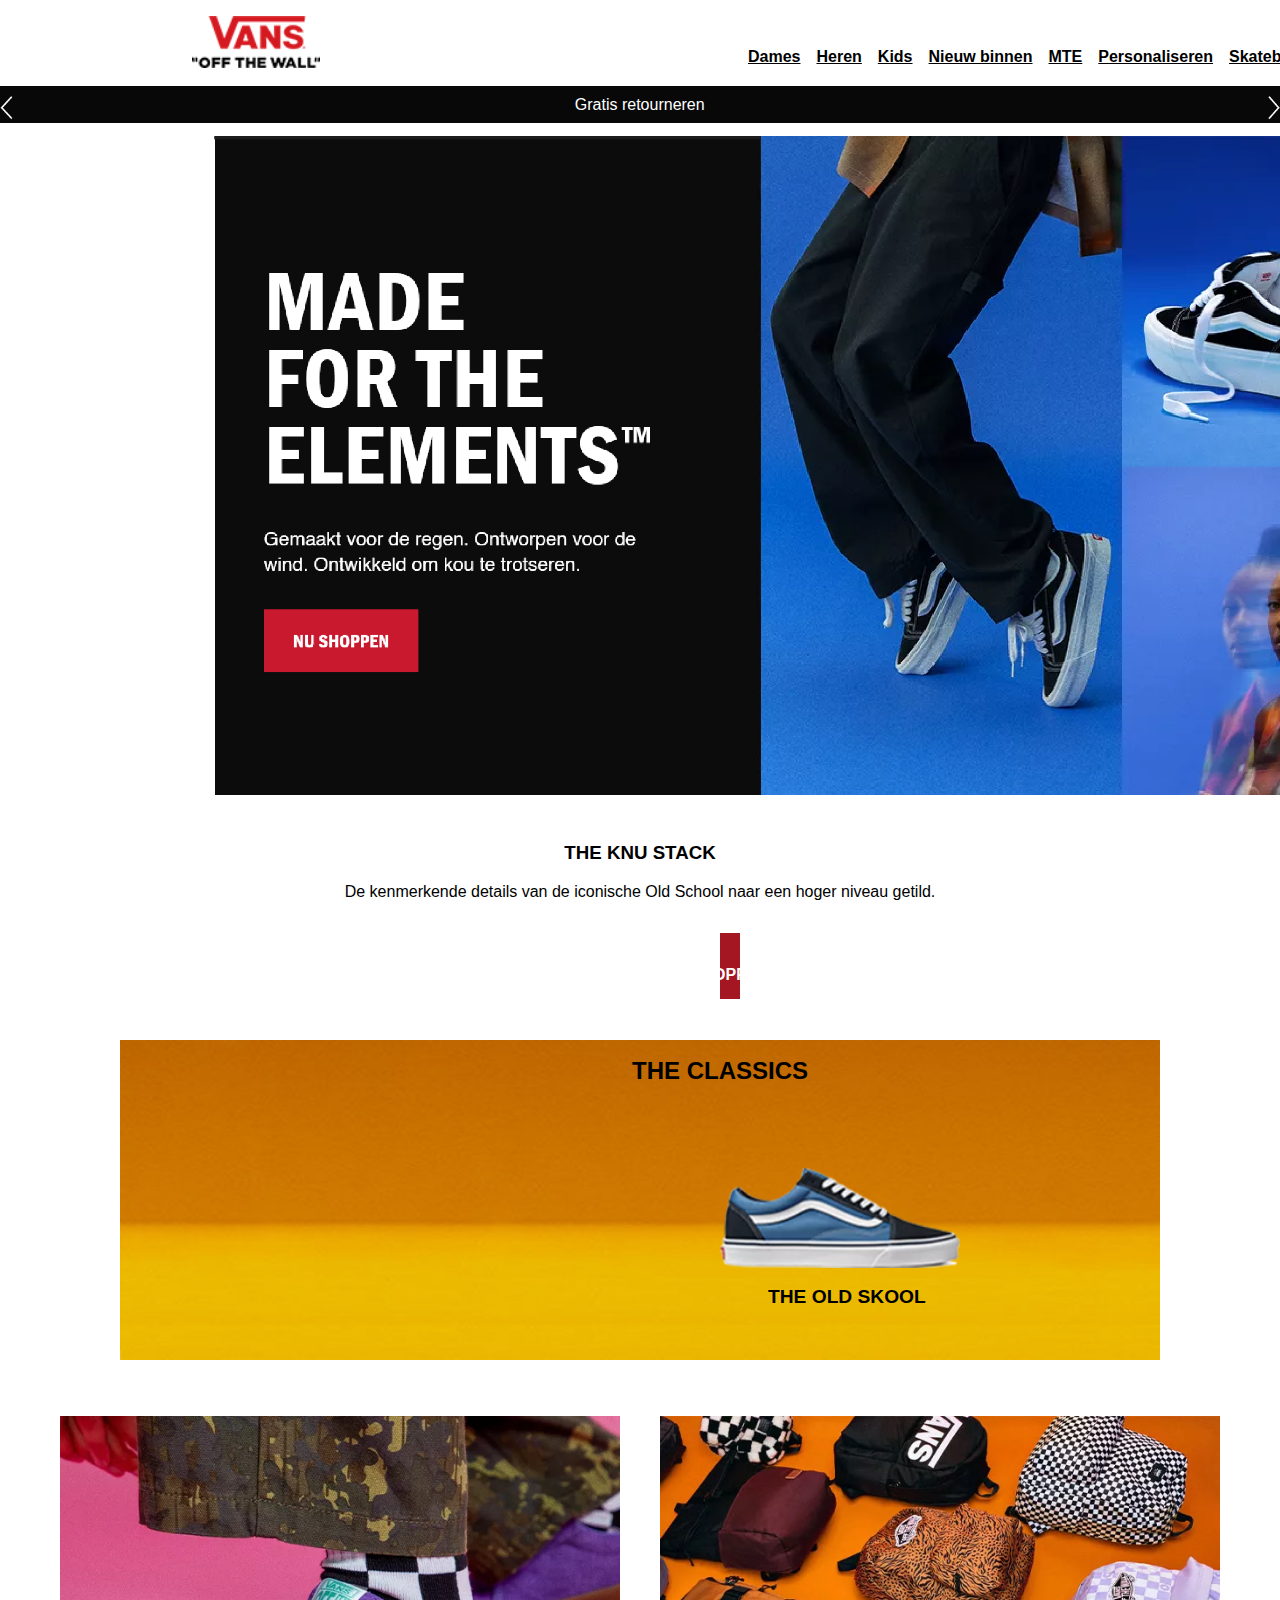
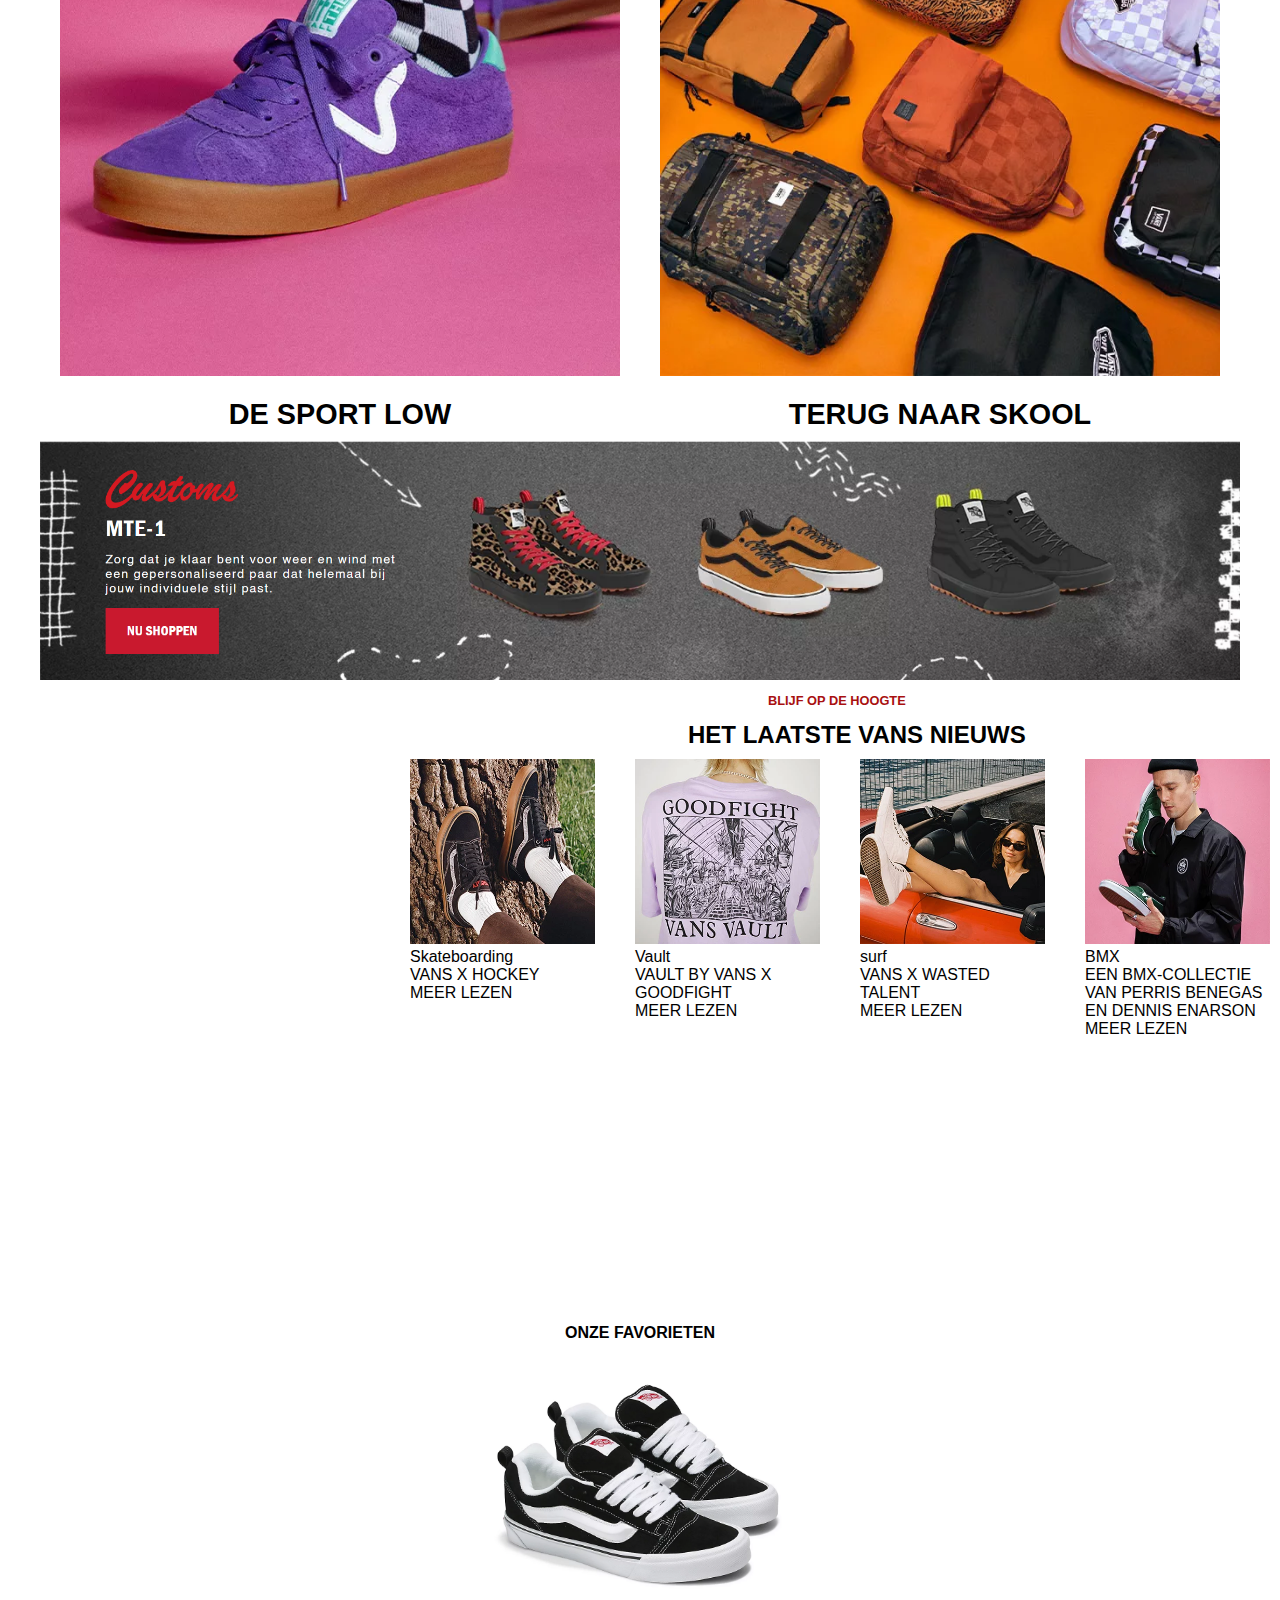
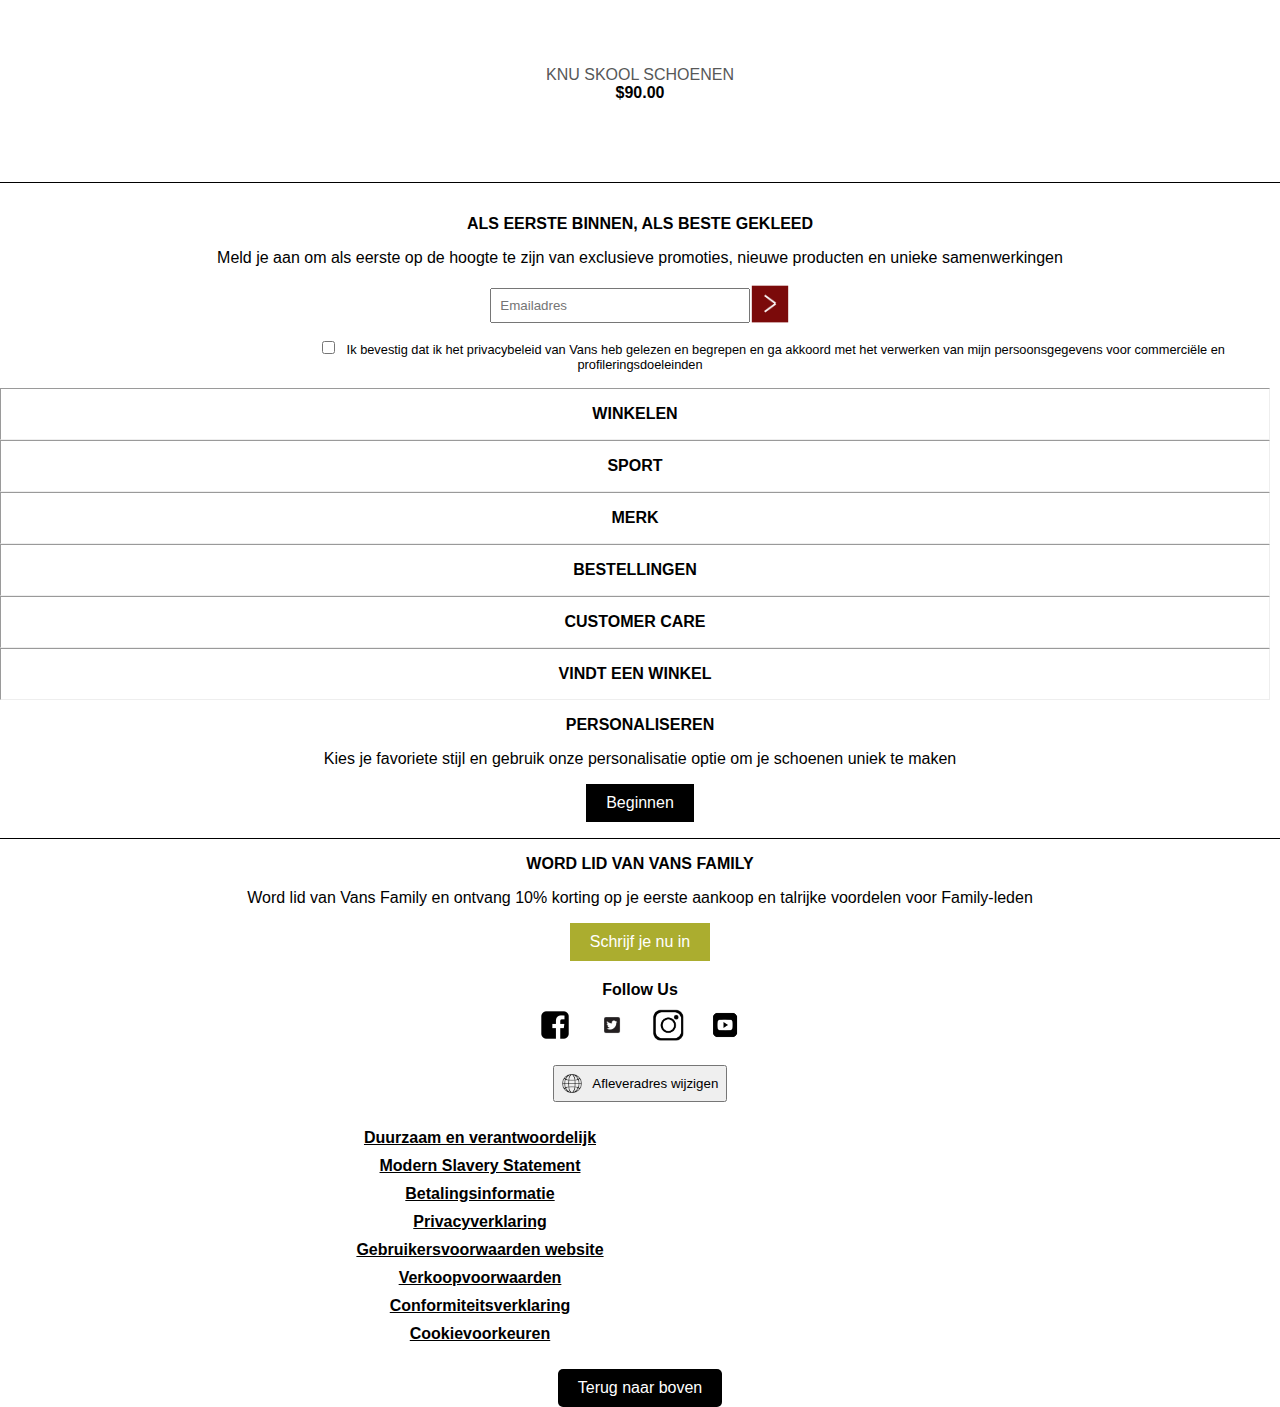
<file: index.html>
<!DOCTYPE html>
<html lang="en">

<head>
    <meta charset="UTF-8">
    <meta name="viewport" content="width=device-width, initial-scale=1.0">
    <title>Index</title>
    <link rel="stylesheet" href="style.css" />
</head>

<header>
<!-- de navigatie van allebij de pages -->
    <nav class="navhome">
        <ul>
            <li><a href="index.html" class="logo"><img src="images/vanslogopsmaller.png" alt="red vans logo"> </a></li>
            <li><a href="index.html" class="navicon1"><img src="images/locationlogo.png" alt="location icon"> </a></li>
            <li><a href="index.html" class="navicon2"><img src="images/searchlogo.png" alt="search icon"> </a></li>
            <li><a href="index.html" class="navicon3"><img src="images/cartlogo.png" alt="shopping cart icon"> </a></li>
            <li></li> <a href="index.html" class="navicon4"><img src="images/burgermenulogo.png" alt="burger menu icon">
            </a></li>
        </ul>
    </nav>
<!-- de navigatie voor grotere schermen, helemaal andere layout en look -->
    <nav class="navhomedesk">
        <ul>
            <li><a href="index.html" class="logo2"><img src="images/vanslogopsmaller.png" alt="red vans logo"> </a></li>
            <li><a href="#">Dames</a> </li>
            <li><a href="#">Heren</a> </li>
            <li><a href="#">Kids</a> </li>
            <li><a href="#">Nieuw binnen</a> </li>
            <li><a href="#">MTE</a> </li>
            <li><a href="#">Personaliseren</a> </li>
            <li><a href="#">Skateboarding</a> </li>
            <li><a href="#">More</a> </li>
            <li><a href="#"><img src="images/cartlogo.png" alt="shopping kart logo"> </a></li>
        </ul>
        <div class="search-bar">
            <input type="text" placeholder="Zoeken">
            <button><img src="images/searchbar.png" alt="Stuur"></button>
        </div>
    </nav>

    <nav class="navhometab">
        <ul>
            <li><a href="index.html" class="logo2"><img src="images/vanslogopsmaller.png" alt="red vans logo"> </a></li>
            <li><a href="#">Dames</a> </li>
            <li><a href="#">Heren</a> </li>
            <li><a href="#">Kids</a> </li>
            <li><a href="#">Nieuw binnen</a> </li>
            <li><a href="#">MTE</a> </li>
            <li><a href="#">Personaliseren</a> </li>
            <li><a href="#">Skateboarding</a> </li>
            <li><a href="#">More</a> </li>
            <li><a href="#"><img src="images/cartlogo.png" alt="shopping kart logo"> </a></li>
        </ul>
        <div class="search-bar">
            <input type="text" placeholder="Zoeken">
            <button><img src="images/searchbar.png" alt="Stuur"></button>
        </div>
    </nav>

</header>

<body>
    <!-- het zwarte balkje met info -->
    <section class="banner1">

        <img class="arrows" src="images/arrowleft.png" alt="left arrow">
        <p>Gratis retourneren</p>
        <img class="arrows" src="images/arrowright.png" alt="left arrow">
    </section>
<!-- de blauwe collage afbeelding -->
    <section class="bluecollagehome">
        <img src="images/homebluecollage4.png" alt="vans blue collage">
    </section>
<!-- de blauwe collage afbeelding voor grotere schermen -->
    <section class="bluecollagedesk">
        <img class="blue" src="images/bluecollagedesk-01.png" alt="vans blue collage">
    </section>


    <section class="knustack">
        <h3>THE KNU STACK</h3>
        <p class="tekst1">De kenmerkende details van de iconische Old School naar een hoger niveau getild.</p>
        <p class="nushoppen">
            NU SHOPPEN
        </p>
    </section>
<!-- Een banner met allemaal losse elementen op elkaar om een geheel te maken -->
    <section class="classics2">
        <p>
            THE CLASSICS
        </p>
        <img src="images/yellowbannermob.jpg" alt="yellow banner">
        <img src="images/oldskoolblue2.png" alt="blue old school shoe">
        <p>THE OLD SKOOL</p>
        <p>Het eerste model met de inmiddels iconische Vans Sidestripe</p>
    </section>

<!-- Afbeeldingen in rode versie voor kleine apparaten -->
    <section class="trendnu">
        <p>TREND VAN NU</p>
        <ul class="roundicons">
            <li>
                <img src="images/purpleroundd1.png" alt="Image 1 gallery">
                <p>DE SPORT LOW<br>
                </p>
            </li>
            <li>
                <img src="images/brownround33.png" alt="Image 2 gallery">
                <p>TERUG NAAR SKOOL</p>
            </li>
            <li>
                <img src="images/bagsround22.png" alt="Image 3 gallery">
                <p>OLD SCHOOL X NICK MICHEL
                </p>
            </li>
        </ul>
<!-- Afbeeldingen in vierkante versie voor grotere schermen -->
        <section class="trendsq">
            <ul class="trendnusquare">
                <li>
                    <img src="images/purpleround1.webp" alt="Image 1 gallery">
                    <p>DE SPORT LOW<br>
                    </p>
                </li>
                <li>
                    <img src="images/bagsround2.webp" alt="Image 2 gallery">
                    <p>TERUG NAAR SKOOL</p>
                </li>

            </ul>

        </section>

    </section>
<!-- banner voor kleine schermen -->
    <section class="blackbanner">
        <img src="images/customsbannermobb.png" alt="custom vans banner">
    </section>

    <section class="totalblack">
        <h2>TOTAL BLACK</h2>
        <p>Begin met een zwart ondergrond en kies je eigen favoriete ontwerp in Total Black</p>
        <p>NU SHOPPEN</p>
    </section>
<!-- banner voor grotere schermen, haalt dan andere weg -->
    <section class="blackbannerdesk">
        <img src="images/blackbannerdesk.png" alt="custom vans banner">


    </section>
<!-- menu met links -->
    <section class="category">
        <ul>
            <li>DAMES</li>
            <li>HEREN</li>
            <li>KIDS</li>
            <li>NIEUW BINNEN</li>
            <li>KNU SKOOL</li>
            <li>COLLABORATIONS</li>
            <li>CUSTOMISE</li>
            <li>SKATEBOARDING</li>
            <li>VANS FAMILY</li>
            <li class="outlet">OUTLET</li>
        </ul>
    </section>

    <section class="subtitel">
        <p>BLIJF OP DE HOOGTE</p>
    </section>

    <section class="nieuws">
        <h2>HET LAATSTE VANS NIEUWS</h2>
    </section>
<!-- gallerij met afbeeldingen -->
    <section>
        <ul class="gallery">
            <li>
                <img src="images/gallery1.webp" alt="Image 1 gallery">
                <p>Skateboarding<br>
                    VANS X HOCKEY <br>
                    MEER LEZEN
                </p>
            </li>
            <li>
                <img src="images/gallery2.webp" alt="Image 2 gallery">
                <p>Vault <br>
                    VAULT BY VANS X GOODFIGHT <br>
                    MEER LEZEN</p>
            </li>
            <li>
                <img src="images/gallery3.webp" alt="Image 3 gallery">
                <p>surf <br>
                    VANS X WASTED TALENT <br>
                    MEER LEZEN
                </p>
            </li>
            <li>
                <img src="images/gallery4.webp" alt="Image 3 gallery">
                <p>BMX <br>
                    EEN BMX-COLLECTIE VAN PERRIS BENEGAS EN DENNIS ENARSON <br>
                    MEER LEZEN
                </p>
            </li>
        </ul>

    </section>

    <section class="meerzien">
        <p>MEER ZIEN</p>
    </section>
<!-- Nog een element met meerdere onderdelen -->
    <section class="favorieten">
        <p>ONZE FAVORIETEN</p>
        <img src="images/favskinderen.webp" alt="zwarte kinder schoenen">
        <p>KNU SKOOL SCHOENEN</p>
        <p>$90.00</p>
    </section>
<!-- Email invoer balk om de nieuwsbrief te krijgen en Pivacy Policy aanvink knop -->
    <section class="laatstehome">
        <p>ALS EERSTE BINNEN, ALS BESTE GEKLEED</p>
        <P>Meld je aan om als eerste op de hoogte te zijn van exclusieve promoties, nieuwe producten en unieke
            samenwerkingen</P>
        <div class="email-input">
            <input type="email" id="user-email" placeholder="Emailadres">
            <button id="send-button">
                <img src="images/arrow-iconred.png" alt="Stuur">
            </button>
        </div>
        <div class="form-group">
            <label for="privacy-checkbox">
                <input type="checkbox" id="privacy-checkbox">
                Ik bevestig dat ik het privacybeleid van Vans heb gelezen en begrepen en ga akkoord met het verwerken
                van mijn persoonsgegevens voor commerciële en profileringsdoeleinden
            </label>
        </div>
    </section>
<!-- Nog een menu met links -->
    <section class="category2">
        <ul>
            <li>WINKELEN</li>
            <li>SPORT</li>
            <li>MERK</li>
            <li>BESTELLINGEN</li>
            <li>CUSTOMER CARE</li>
            <li>VINDT EEN WINKEL</li>
        </ul>
    </section>
    <section class="personalisatie">
        <h4>PERSONALISEREN</h4>
        <p>Kies je favoriete stijl en gebruik onze personalisatie optie om je schoenen uniek te maken</p>
        <div class="center-container">
            <button type="button" class="begin-button">Beginnen</button>

        </div>

    </section>
<!-- Nog een inschrijf knop -->
    <section class="lid">
        <h4>WORD LID VAN VANS FAMILY</h4>
        <p>Word lid van Vans Family en ontvang 10% korting op je eerste aankoop en talrijke voordelen voor Family-leden
        </p>
        <button type="button" class="inschrijf-button">Schrijf je nu in</button>
    </section>
<!-- Social media iconen met werkende links -->
    <section class="social-section">
        <h4>Follow Us</h4>
        <div class="social-icons">
            <a href="https://www.facebook.com/VANS/" class="social-icon"><img src="images/facebookicon.png"
                    alt="Facebook"></a>
            <a href="https://twitter.com/vans_europe?lang=en" class="social-icon"><img src="images/twittericon.png"
                    alt="Twitter"></a>
            <a href="https://www.instagram.com/vans_europe/" class="social-icon"><img src="images/instagramicon.png"
                    alt="Instagram"></a>
            <a href="https://www.youtube.com/channel/UCnJ0mt5Cgx4ER_LhTijG_4A" class="social-icon"><img
                    src="images/youtubeicon.png" alt="Youtube"></a>
        </div>
    </section>
<!-- Knop met img en p, hier had ik een error in de checker maar dit kon echt niet anders -->
    <section>
        <div>
            <button class="afleveradres">
                <img src="images/wereld.png" alt="wereldbol">
                <p>Afleveradres wijzigen</p>
            </button>
        </div>
    </section>
<!-- footer met menu met links -->
    <footer>
        <ul>
            <li><a href="#">Duurzaam en verantwoordelijk</a></li>
            <li><a href="#">Modern Slavery Statement</a></li>
            <li><a href="#">Betalingsinformatie</a></li>
            <li><a href="#">Privacyverklaring</a></li>
            <li><a href="#">Gebruikersvoorwaarden website</a></li>
            <li><a href="#">Verkoopvoorwaarden</a></li>
            <li><a href="#">Conformiteitsverklaring</a></li>
            <li><a href="#">Cookievoorkeuren</a></li>
        </ul>
    </footer>
<!-- Knop om terug naar boven te scrollen, gaat vanzelf en is ingesteld op smooth -->
    <section class="naarbovenknop">
        <a href="#top" class="back-to-top">Terug naar boven</a>
    </section>
</body>


</html>

<!-- Maya Coelho 2023 -->
</file>
<file: style.css>
* {
    margin: 0;
    padding: 0;
}
/* laat de knop die naar boven brengt smooth scrollen */
html {
    scroll-behavior: smooth;
}
/* lettertype blijkt deze te zijn */
body {
    font-family: 'Franklin Gothic Medium', 'Arial Narrow', Arial, sans-serif;
}
/* navigatie van kleine schermen, staatop block als het kleine schermen detecteerd en anders in de media uitgezet en omruilt door de andere navigatie */
.navhome {
    display: block;
    background-color: rgb(255, 255, 255);
    overflow: hidden;
    position: fixed; /* Set the navbar to fixed position */
  top: 0; /* Position the navbar at the top of the page */
  width: 100%; /* Full width */
  z-index:999;
}

.navhome>ul {
    display: flex;
    text-decoration: none;
    list-style-type: none;
    margin-top: 0em;

}

.navhome>ul>li {
    margin-right: 2.1875em;
    padding-right: 0.21875em;
    padding-top: 0.0625em;
    border-right: 0.1em solid #242323;
}
/* geeft de iconen lijnen of randen tussen elkaar net zoals de echte site, beweegt raar niet mee */
.navhome>ul>li:last-child {
    border-right: none;
}

.navhome>ul>li:first-child {
    border-right: none;
}
/* verbergt de navigatie voor grotere schermen tot aangeroepen in media */
.navhomedesk {
    display: none;
    background-color: rgb(255, 255, 255);
    
}

.navhome>ul {
    display: flex;
    text-decoration: none;
    list-style-type: none;
    margin-top: 0em;

}

.navhome>ul>li {
    margin-right: 2.1875em;
    padding-right: 0.21875em;
    padding-top: 0.0625em;
    border-right: 0.1em solid #242323;
}
/* geeft de iconen lijnen of randen tussen elkaar net zoals de echte site, beweegt raar niet mee */
.navhome>ul>li:last-child {
    border-right: none;
}

.navhome>ul>li:first-child {
    border-right: none;
}
/* verbergt de navigatie voor grotere schermen tot aangeroepen in media */
.navhomedesk {
    display: none;
    position:relative;
}

.navhomedesk>ul {
    display: flex;
    text-decoration: none;
    list-style-type: none;
    margin-top: 0em;
    margin-bottom: 0em;
    margin-left: 33em;
}

.navhomedesk>ul>li {
    margin-left: 1em;
    padding-right: 0em;
    padding-top: 0em;
    padding-left: 0em;
    padding-right: 0em;
    white-space: nowrap;
    font-weight: 600;
    text-decoration: none;
    position: relative;
    top: 3em;
}

.navhomedesk>ul>li:last-of-type {
    position: relative;
    left: 15em;
    top: 2em;
}


.navhomedesk>ul {
    display: flex;
    text-decoration: none;
    list-style-type: none;
    margin-top: 0em;
    margin-bottom: 0em;
    margin-left: 33em;
}

.navhomedesk>ul>li {
    margin-left: 1em;
    padding-right: 0em;
    padding-top: 0em;
    padding-left: 0em;
    padding-right: 0em;
    white-space: nowrap;
    font-weight: 600;
    text-decoration: none;
    position: relative;
    top: 3em;
}

.navhomedesk>ul>li:last-of-type {
    position: relative;
    left: 15em;
    top: 2em;
}

.navhometab {
    display: none;
    position:relative;
}


/* Stijl voor de  search bar container */
.search-bar {
    display: flex;
    align-items: center;
    position: relative;
    left: 88em;
    top: -1em;
}

/* stijl voor de search bar input field */
.search-bar input[type="text"] {
    padding: 0.3125em;
    border: none;
    border-bottom: 0.0625em solid #0c0c0c;
    margin-right: 0.3125em;

}

.search-bar-button {
    cursor: pointer;
    background: none;
    border: none;
}

/* zoekknop image stijl */
.search-bar button>img {
    width: 1.8em;
}



/* Media query voor weidere schermen dan 768px */
@media (min-width: 769px) {

    /* haalt mobile navigatie menu weg en verplaatst met die voor grotere schermen */
    .navhome {
        display: none;
    }

    .navhomedesk {
        display: block;
        overflow: hidden;
    position: fixed; 
  top: 0; 
  width: 100%; 
  z-index:999
    }
/*banner heeft margin top nodig op desk formaat om niet te verdwijnen onder de fixed nav */
    .banner1 {
        display: flex;
        justify-content: space-between;
        background-color: rgb(8, 8, 8);
        color: white;
        margin-top: 3em;
        padding-top: 3em;
        padding-bottom: 0.2em;
    }
}

@media (min-width: 769px) and (max-width: 1200px) {
    /* Your styles for screens in this middle point */
    .navhome{
        display:none;
    }
    .navhomedesk{
        display:none;
    }
    .navhometab{
        display:block;
        overflow: hidden;
    position: fixed; 
  top: 0; 
  width: 100%; 
  z-index:999
    }
    .navhometab>ul {
        display: flex;
        text-decoration: none;
        list-style-type: none;
        margin-top: 0em;
        margin-bottom: 0em;
        margin-left: 0em;
        
    }
    
    .navhometab>ul>li {
        margin-left: 3em;
        padding-right: 0em;
        padding-top: 0em;
        padding-left: 0em;
        padding-right: 0em;
        white-space: nowrap;
        font-weight: 600;
        text-decoration: none;
        position: relative;
        top: 3em;
    }
    
    .navhometab>ul>li:last-of-type {
        position: relative;
        left: 10em;
        top: 2em;
    }
    
    
    .navhometab>ul {
        display: flex;
        text-decoration: none;
        list-style-type: none;
        margin-top: 0em;
        margin-bottom: 0em;
        margin-left: 9em;
    }
    
    .navhometab>ul>li {
        margin-left: 1em;
        padding-right: 0em;
        padding-top: 0em;
        padding-left: 0em;
        padding-right: 0em;
        white-space: nowrap;
        font-weight: 600;
        text-decoration: none;
        position: relative;
        top: 3em;
        right:10em;
    }
    
    .navhometab>ul>li:first-of-type {
        position: relative;
        left:13em;
        top: 3em;
    }
    .navhometab>ul>li:last-of-type {
        position: relative;
        left:2em;
        top: 2em;
    }

    /* Stijl voor de  search bar container */
.search-bar {
    display: flex;
    align-items: center;
    position: relative;
    left: 52em;
    top: -1em;
}

/* stijl voor de search bar input field */
.search-bar input[type="text"] {
    padding: 0.3125em;
    border: none;
    border-bottom: 0.0625em solid #0c0c0c;
    margin-right: 0.3125em;

}

.search-bar-button {
    cursor: pointer;
    background: none;
    border: none;
}

/* zoekknop image stijl */
.search-bar button>img {
    width: 1.8em;
}
    .banner1 {
        display: flex;
        justify-content: space-between;
        background-color: rgb(8, 8, 8);
        color: white;
        margin-top: 5em;
        padding-top: 1em;
        padding-bottom: 0.2em;
    }
}

.logo2 {
    padding-top: 0em;
    padding-right: 3.75em;
    max-width: 100%;
    position: relative;
    left: -22em;
    bottom: 0.5em;
    top: -2em;

}

.logo2>img {
    width: 8em;
}

/* logo heeft een class omdat die in de ul zit maar anders gepositioneerd moest worden */
.logo {
    padding-top: 2em;
    padding-right: 3.75em;
    max-width: 100%;
    position: relative;
    left: 1.5em;
    bottom: 0.5em;
    top: 0.1em;

}
/* ook alle iconen moesten specifiek gepositioneerd */
.navicon1 {
    position: absolute;
    right: 8.8em;
    top: 0.8em;
}

.navicon2 {
    position: absolute;
    right: 6.1em;
    top: 0.7em;
}

.navicon3 {
    position: absolute;
    right: 3.125em;
    top: 0.3em;
}

.navicon4 {
    position: absolute;
    top: 0.6em;
    right: 0.5em;
}

.banner1>img {
    max-width: 5%;
    height: 1.5em;
}

.banner1 {
    display: flex;
    justify-content: space-between;
    background-color: rgb(8, 8, 8);
    color: white;
    padding-top: 3em;
    padding-bottom: 0.2em;
}

.banner1>p {
    text-align: center;

}

.bluecollagehome {
    max-width: 100%;
    height: auto;
}

.bluecollagehome>img {
    max-width: 100%;
    height: auto;
    display: flex;
    justify-content: center;
}

.bluecollagedesk {
    display: none;
}

.blue {
    width: 80em;
    position: relative;
    left: 13em;
}

/* Media query voor weidere schermen dan 768px */
@media screen and (min-width: 769px) {
    .bluecollagedesk {
        display: block;
        max-width: 100%;
        height: auto;

    }

    .bluecollagehome {
        display: none;
    }

}

.knustack {
    background-color: rgb(255, 255, 255);
    color: rgb(0, 0, 0);
    padding-top: 2em;
    padding-bottom: 0.625em;
    position: relative;
}

.knustack>p:nth-of-type(1) {
    padding-top: 1.2em;
    padding-bottom: 2em;
    padding-left: 1.5em;
    text-align: center;
    padding-left: 2.25em;
    padding-right: 2.25em;

}

.knustack>h3 {
    text-align: center;
}

.nushoppen {
    display: flex;
    justify-content: center;
    align-items: center;
    max-width: 100%;
    margin-left: 2.75em;
    margin-right: 3.75em;
    border-color: rgb(163, 22, 34);
    background-color: rgb(163, 22, 34);
    color: rgb(255, 255, 255);
    font-weight: 600;
    padding-right: 0.625em;
    padding-left: 0.625em;
    padding-top: 0.9375em;
    padding-bottom: 0.9375em;
}

/* Media query voor weidere schermen dan 768px */
@media screen and (min-width: 769px) {
    .nushoppen {
        margin-left: 45em;
        margin-right: 45em;
    }

}


.classics2>p:nth-of-type(1) {
    border-bottom: 0.125em solid rgb(0, 0, 0);
    color: rgb(0, 0, 0);
    display: flex;
    justify-content: center;
    max-width: 70%;
    margin-left: 3.75em;
    position: relative;
    top: 2em;
    font-weight: 900;
}

.classics2>img:nth-of-type(1) {
    height: 10em;
}

.classics2>img:nth-of-type(2) {
    position: relative;
    top: -6.875em;
    left: 8.125em;
    size: 20%;
    width: 8em;
}

.classics2>p:nth-of-type(2) {
    position: relative;
    top: -6.25em;
    left: 8em;
    font-weight: 600;
}

.classics2>p:nth-of-type(3) {
    position: relative;
    top: -6.25em;
    left: -3.75em;
    width: 28em;
    font-size: 0.7em;
}

.classics2>p:nth-of-type(3) {
    color: rgb(0, 0, 0);
    text-align: center;
    padding-left: 6.25em;
    padding-right: 6.25em;
}

/* Media query voor weidere schermen dan 768px */
@media screen and (min-width: 769px) {

    .classics2>p:nth-of-type(1) {
        border-bottom: 0.125em solid rgb(0, 0, 0);
        color: rgb(0, 0, 0);
        display: flex;
        justify-content: center;
        margin-left: 59em;
        margin-right: 2em;
        ;
        position: relative;
        top: 2em;
        right: 29em;
        font-weight: 900;
        font-size: 1.5em;
        white-space: nowrap;

    }

    .classics2>img:nth-of-type(1) {
        width: 65em;
        height: 20em;
        justify-content: center;
        display: flex;
        margin: auto;
    }

    .classics2>img:nth-of-type(2) {
        position: relative;
        top: -12em;
        left: 45em;
        size: 20%;
        width: 15em;
    }

    .classics2>p:nth-of-type(2) {
        position: relative;
        top: -9.25em;
        left: 40em;
        font-weight: 600;
        font-size: 1.2em;
    }

    .classics2>p:nth-of-type(3) {
        display: none;
    }

    .classics2>p:nth-of-type(3) {
        color: rgb(0, 0, 0);
        text-align: center;
        padding-left: 6.25em;
        padding-right: 6.25em;
    }

}

.trendnu {
    color: rgb(0, 0, 0);
    background-color: rgb(255, 255, 255);
    padding: 0.625em;
    margin-top: -5em;
    display: block;
}

.trendnu>p:nth-of-type(1) {
    text-align: left;
    padding: 0.2em;
    font-weight: 700;
}

.roundicons {
    display: grid;
    grid-template-columns: repeat(auto-fill, minmax(200px, 1fr));
    grid-gap: 1.25em;
    list-style: none;
    padding: 0;
}

.roundicons li {
    padding: 0.1em;
    box-sizing: border-box;
    font-size: 0.7em;
    font-weight: 600;
}

.roundicons img {
    max-width: 100%;
    height: auto;
}

@media (max-width: 48em) {
    .roundicons {
        grid-template-columns: repeat(auto-fill, minmax(6.25em, 1fr));
        /* resized de ronde afbeeldingen voor kleinere schermen */
    }
}

/* stijl van de vierkante afbeeldingen voor grote schermen */

.trendsq {
    display: none;
}

.trendnusquare {
    list-style: none;
    padding: 0;
    margin: 0;
    display: flex;
    justify-content: center;
}

.trendnusquare li {
    text-align: center;
    margin: 0 1.25em;
}

.trendnusquare li img {
    width: 35em;
    max-width: 100%;
    /* Zo dat de afbeelding responsive is */
    height: auto;
    /* Houdt ratio juist */
}

.trendnusquare li p {
    margin-top: 0.625em;
    font-weight: 600;
    font-size: 1.8em;
}

/* haalt ronde afbeeldingen weg als het scherm groot is en vervangt met de vierkante */
@media screen and (min-width: 769px) {
    .roundicons {
        display: none;
    }

    .trendnu>p:nth-of-type(1) {
        display: none;
    }

    .trendsq {
        display: block;
        max-width: 100%;
        height: auto;
    }
}


.blackbanner>img {
    width: 24em;
}

.totalblack>h2 {
    font-weight: 600;
    color: rgb(10, 10, 10);
    text-align: center;
    padding-top: 0.5em;
}

.totalblack>p:nth-of-type(1) {
    padding-bottom: 2em;
    padding-top: 1em;
}

.totalblack>p:nth-of-type(2) {
    display: flex;
    justify-content: center;
    align-items: center;
    padding-right: 0.625em;
    padding-left: 0.625em;
    padding-bottom: 1em;
    padding-top: 1em;
    margin-left: 2em;
    margin-right: 2em;
    background: rgb(163, 22, 34);
    color: white;
    font-weight: 600;
    margin-bottom: 1em;

}

.blackbannerdesk {
    display: none;

}

.blackbannerdesk>img {
    width: 75em;
    max-width: 100%;
    height: auto;

}
/* vervangt de banner liggend aan scherm grote */
@media screen and (min-width: 769px) {
    .totalblack {
        display: none;
    }

    .blackbanner {
        display: none;
    }

    .blackbannerdesk {
        display: flex;
        justify-content: center;
        align-items: center;
    }
}


.category>ul {
    display: flex;
    flex-direction: column;
    text-align: center;
    font-weight: 600;
    list-style: none;
    padding: 0em;
    margin-bottom: 1em;
}

.category>ul>li {
    border-style: groove;
    padding-left: 2em;
    padding-right: 25em;
    padding-top: 1em;
    padding-bottom: 1em;
    border-style: inset;
    border-width: 0.1em;
    display: inline;
    margin-right: 0.625em;
    white-space: nowrap;

}

.category2>ul {
    display: flex;
    flex-direction: column;
    text-align: center;
    font-weight: 600;
    list-style: none;
    padding: 0em;
    margin-bottom: 1em;
    margin-top: 1em;
}

.category2>ul>li {
    border-style: groove;
    padding-left: 2em;
    padding-right: 25em;
    padding-top: 1em;
    padding-bottom: 1em;
    border-style: inset;
    border-width: 0.1em;
    display: inline;
    margin-right: 0.625em;
    white-space: nowrap;

}

.category {
    display: flex;
    flex-direction: column;
    width: 10em;
}


.outlet {
    color: red;
    font-weight: 800;
    border-color: black;
}
/* haalt deze sectie weg op grotere schermen omdat die dan verdwijnt */
@media screen and (min-width: 769px) {
    .category {
        display: none;
    }
}

.subtitel {
    display: flex;
    text-align: center;
    margin-left: 9.5em;
    margin-bottom: 1em;
    font-size: 0.8em;
    color: rgb(168, 16, 16);
    font-weight: 600;
}

.nieuws {
    margin-left: 0.8em;
}

.gallery {
    display: grid;
    grid-template-columns: repeat(auto-fill, minmax(12.5em, 1fr));
    grid-gap: 1.25em;
    list-style: none;
    padding: 0;
}

.gallery li {
    padding: 0.625em;
    box-sizing: border-box;
}

.gallery img {
    max-width: 100%;
    height: auto;
}

@media (max-width: 48em) {
    .gallery {
        grid-template-columns: repeat(auto-fill, minmax(6.25em, 1fr));
    }
}

@media screen and (min-width: 769px) {
    .subtitel {
        margin-top: 1em;
        margin-left: 60em;
    }

    .nieuws {
        margin-left: 43em;
    }

    .gallery {
        margin-left: 25em;
    }
}

.meerzien {
    text-align: center;
    align-items: center;
    background-color: rgb(3, 0, 0);
    color: rgb(255, 255, 255);
    padding-top: 1em;
    padding-bottom: 1em;
    margin-right: 10em;
    margin-left: 10em;
    margin-bottom: 10em;
    margin-top: 2em;
    font-weight: 600;
    font-size: 0.8em;
}

/* verplaatst een beetje voor de grotere schermen */
@media screen and (min-width: 769px) {
    .meerzien {
        text-align: center;
        align-items: center;
        background-color: rgb(3, 0, 0);
        color: rgb(255, 255, 255);
        padding-top: 1.5em;
        padding-bottom: 1.5em;
        margin-right: 48em;
        margin-left: 48em;
        margin-bottom: 10em;
        margin-top: 2em;
        font-weight: 600;
        font-size: 1em;

    }
}


.favorieten>img {
    width: 20em;
}

.favorieten {
    text-align: center;
    font-weight: 600;
    margin-bottom: 2em;
    border-bottom: 0.1em solid black;
}

.favorieten>p:nth-of-type(2) {
    font-weight: 200;
    color: rgb(87, 88, 88);
    white-space: nowrap;
}

.favorieten>p:last-of-type {
    margin-bottom: 5em;
}

.laatstehome {
    text-align: center;
}

.laatstehome>p:nth-of-type(1) {
    font-weight: 600;
    margin-bottom: 1em;

}

.laatstehome>p:nth-of-type(2) {
    width: 100%;
    margin-bottom: 1em;
    text-align: center;

}

.laatstehome>div>button>img {
    width: 3em;
}

.laatstehome>div:nth-of-type(2) {
    font-size: 0.8em;
    margin-top: 1em;
}

.email-input {
    display: flex;
    align-items: center;
    justify-content: space-between;
    max-width: 18.75em;
    margin: 0 auto;
}

#user-email {
    flex-grow: 1;
    padding: 0.625em;
}

#send-button {
    background: none;
    border: none;
    cursor: pointer;
}

.form-group {
    display: flex;
    align-items: center;
}
/* de knoppen gebruiken ids in plaats van classes */
#privacy-checkbox {
    margin-right: 0.625em;
}

@media screen and (min-width: 769px) {
    #privacy-checkbox {
        margin-left: 20em;
    }
}

@media screen and (min-width: 769px) {
    .category2>ul {
        display: flex;
        flex-direction: column;
        text-align: center;
        font-weight: 600;
        list-style: none;
        padding: 0em;
        margin-bottom: 1em;
        margin-top: 1em;
    }

    .category2>ul>li {
        border-style: groove;
        padding-left: 2em;
        padding-right: 2em;
        padding-top: 1em;
        padding-bottom: 1em;
        border-style: inset;
        border-width: 0.1em;
        display: inline;
        margin-right: -8m;
        white-space: nowrap;

    }
}

.personalisatie {
    border-bottom: 0.1em solid black;
    margin-bottom: 1em;
    text-align: center;
}

.personalisatie>h4 {
    font-weight: 600;
    text-align: center;
    margin-bottom: 1em;
}

.begin-button {
    background-color: black;
    color: white;
    padding: 0.625em 1.25em;
    border: none;
    cursor: pointer;
    font-size: 1em;
}

.center-container {
    display: flex;
    justify-content: center;
    align-items: center;
    margin-top: 1em;
    margin-bottom: 1em;
}

.lid {
    text-align: center;
}

.lid>h4 {
    margin-bottom: 1em;
}

.lid>p:nth-of-type(1) {
    margin-bottom: 1em;
}

.inschrijf-button {
    background-color: rgb(171, 173, 47);
    color: white;
    padding: 0.625em 1.25em;
    border: none;
    cursor: pointer;
    font-size: 1em;
}

.social-section {
    text-align: center;
    margin: 1.25em 0;
}

.social-icons {
    margin-top: 0.625em;
}

.social-icon {
    display: inline-block;
    margin: 0 0.625em;
    text-decoration: none;
}

.social-icon img {
    width: 2em;
    height: 2em;
    border: none;
}

.afleveradres>img {
    width: 1.5em;
    margin-right: 0.8em;
}

.afleveradres {
    display: flex;
    align-items: center;
    justify-content: space-between;
    max-width: 18.75em;
    margin: 0 auto;
    padding: 0.5em;
    margin-bottom: 2em;
}

footer>ul {
    display: flex;
    flex-direction: column;
    text-align: center;
    font-weight: 600;
    list-style: none;
    padding: 0em;
    margin-bottom: 1em;
    margin-top: 1em;
    list-style: none;
}

footer>ul>li {
    margin-bottom: 0.625em;

}

a {
    color: #000000;
}

.back-to-top {
    display: inline-block;
    background-color: #000000;
    color: #fff;
    padding: 0.625em 1.25em;
    text-decoration: none;
    border-radius: 5px;
}
/* geeft hover animatie aan de terug naar boven knop */
.back-to-top:hover {
    background-color: #555;
}

.naarbovenknop {
    align-items: center;
    text-align: center;
}


/*
extra code pagina dames schoenen
*/

.damest1 {
    color: rgb(65, 52, 246);
    margin-left: 0.5em;
}

.damestitel {
    margin-left: 1em;
    margin-top: 0.8em;
}

.weergevenart {
    margin-left: 1em;
    margin-top: 2em;
    margin-bottom: 1em;

}

/* Stijl van dropdown menu container */
.dropdown-container {
    display: flex;
    justify-content: center;
    align-items: center;
}
/* Stijl van dropdown menu elk element */
.dropdown {
    position: relative;
    display: inline-block;
    margin-right: 1.25em;
}

/* Stijl van dropdown button */
.dropbtn {
    background-color: #2c2b57;
    color: white;
    padding: 0.625em 1.875em;
    border: none;
    cursor: pointer;
}

/* Stijl van de dropdown content */
.dropdown-content {
    display: none;
    position: absolute;
    background-color: #f9f9f9;
    min-width: 10em;
    z-index: 1;
}

/* Stijl van de dropdown links */
.dropdown-content a {
    padding: 0.625em;
    text-decoration: none;
    display: block;
    color: #333;
}

/* Link kleuren veranderen met hover */
.dropdown-content a:hover {
    background-color: #ddd;
}

/* Laat drop down menu zien als er overheen hovert */
.dropdown:hover .dropdown-content {
    display: block;
}


.shoes {
    margin-top: 1em;
    margin-left: 0.5em;
    margin-right: 0.5em;
}



/* Stijl van de schoenen of producten container */
.product-list {
    display: flex;
    flex-wrap: wrap;
    justify-content: space-between;
    max-width:62.5em;
    margin: 0 auto;
}

/* Elk product */
.product {
    flex: 0 0 calc(50% - 10px);
    box-sizing: border-box;
    margin-bottom: 1.25em;
    padding: 0.625em;
    border: 0.0625em solid #ddd;
    text-align: center;
    position: relative;

}

/* Product afbeeldingen */
.product img {
    max-width: 100%;
    height: auto;
}

/* Stijl heart icon */
.favorite {
    position: absolute;
    bottom: 4.625em;
    left: 0.3125em;
    font-size: 1.25em;
    color: rgb(117, 8, 8);
    cursor:pointer;
}
/* Stijl favorieten bericht, kleinere font voor kleinere schermen */
.message {
    position: absolute;
    background-color: rgba(0, 0, 0, 0.8);
    color: #fff;
    padding: 1em;
    border-radius: 0.5em;
    font-size: 1em;
    z-index: 9999;
}

/* verplaatst hart voor grotere schermen */
@media screen and (min-width: 769px) {
    .favorite {
        position: absolute;
        top: 9.5em;
        left: 2.5em;
        font-size: 2em;
        color: rgb(117, 8, 8);
        cursor:pointer;
    }
   .message {
    position: absolute;
    background-color: rgba(0, 0, 0, 0.8);
    color: #fff;
    padding: 1em;
    border-radius: 0.5em;
    font-size: 1.6em;
    z-index: 9999;
}
}


/* maat filter menu voor grote schermen */
.maat-section {
    width: 6.25em;
    margin-right: 1.25em;
    margin-left: 1em;
    margin-top: 1em;
    position: relative;
    top: 7em;
    display: none;
}

.maat-section>h3 {
    margin-left: 5.5em;
    margin-bottom: 0.5em;
}

.size-grid {
    display: grid;
    grid-template-columns: repeat(7, 1fr);
    gap: 0.3125em;
}

.size {
    width: 1.875em;
    height: 1.875em;
    background-color: #ccc;
    color: rgb(52, 156, 197);
    display: flex;
    justify-content: center;
    align-items: center;
    font-size: 1em;
    font-weight: bold;
    cursor: pointer;
}

/* verandert kleur van de blokjes als je hovert */
.size:hover {
    background-color: black;
    color: rgb(52, 156, 197);
}

/* laat de linker maat menu zien op grote schermen en haalt dan drop down menus weg */
@media screen and (min-width: 769px) {
    .maat-section {
        display: block;
        margin-top:8em ;
        position: fixed;
    }

    .dropdowns {
        display: none;
    }
}

.maat-soort-section {
    display: flex;
    align-items: center;
    margin-top: 0.625em;
}

.maat-section {
    width: 6.25em;
    margin-right: 1.25em;
}



/* product namen */
.product h2 {
    font-size: 0.8em;
    font-weight: 300;
    margin: 10px 0;
}


.product>p:nth-of-type(1) {
    font-size: 0.7em;
    text-decoration: underline;
    color: #555;
}

.product>p:nth-of-type(2) {
    margin-top: 0.5em;
    font-size: 0.7em;
    font-weight: 600;
}


.mitems {
    display: flex;
    justify-content: center;
    align-items: center;
    height: 1em;
    background-color: black;
    margin-left: 6.5em;
}

.mitemsknop {
    margin-bottom: 3em;
    margin-top: 2em;
    display: flex;
    padding: 0.625em 1.25em;
    background-color: #000;
    color: white;
    text-decoration: none;
    border: none;
    font-size: 1em;
    cursor: pointer;
}

.mitemsknop:hover {
    background-color: #540e0e;
}

.laatstedames {
    margin-top: 1em;
    text-align: center;
}

.laatstedames>p:nth-of-type(1) {
    font-weight: 600;
    margin-bottom: 1em;

}

.laatstedames>p:nth-of-type(2) {
    width: 100%;
    margin-bottom: 1em;
    text-align: center;

}

.laatstedames>div>button>img {
    width: 3em;
}

.laatstedames>div:nth-of-type(2) {
    font-size: 0.8em;
    margin-top: 1em;
}

.category3>ul {
    display: flex;
    flex-direction: column;
    font-weight: 600;
    list-style: none;
    padding: 0em;
    margin-bottom: 1em;
    margin-top: 1em;
}

.category3>ul>li {
    border-style: groove;
    padding-left: 1em;
    padding-right: 11em;
    padding-top: 1em;
    padding-bottom: 1em;
    border-style: inset;
    border-width: 0.1em;
    display: inline;
    margin-right: 0.625em;
    white-space: nowrap;

}

@media screen and (min-width: 769px) and (max-width: 1200px) {
    .dropdowns {
        display: block;
    }
    

    .maat-section {
        display: none;
    }

    /* Your other middle-point specific styles here */
}

/* verplaatst menu voor grotere schermen meer naar het midden */
@media screen and (min-width: 769px) {

    .category3>ul{
        position: relative;
        left:-13em;
    }
    .category3>ul>li {
        border-style: groove;
        padding-left: 40em;
        padding-right: 40em;
        padding-top: 1em;
        padding-bottom: 1em;
        border-style: inset;
        border-width: 0.1em;
        display: inline;
        margin-right: 0.625em;
        white-space: nowrap;
    
    }
}

@media screen and (min-width: 769px) {
footer{
position: relative;
left:-10em;
}
}

/* <!-- Maya Coelho 2023 --> */
</file>
